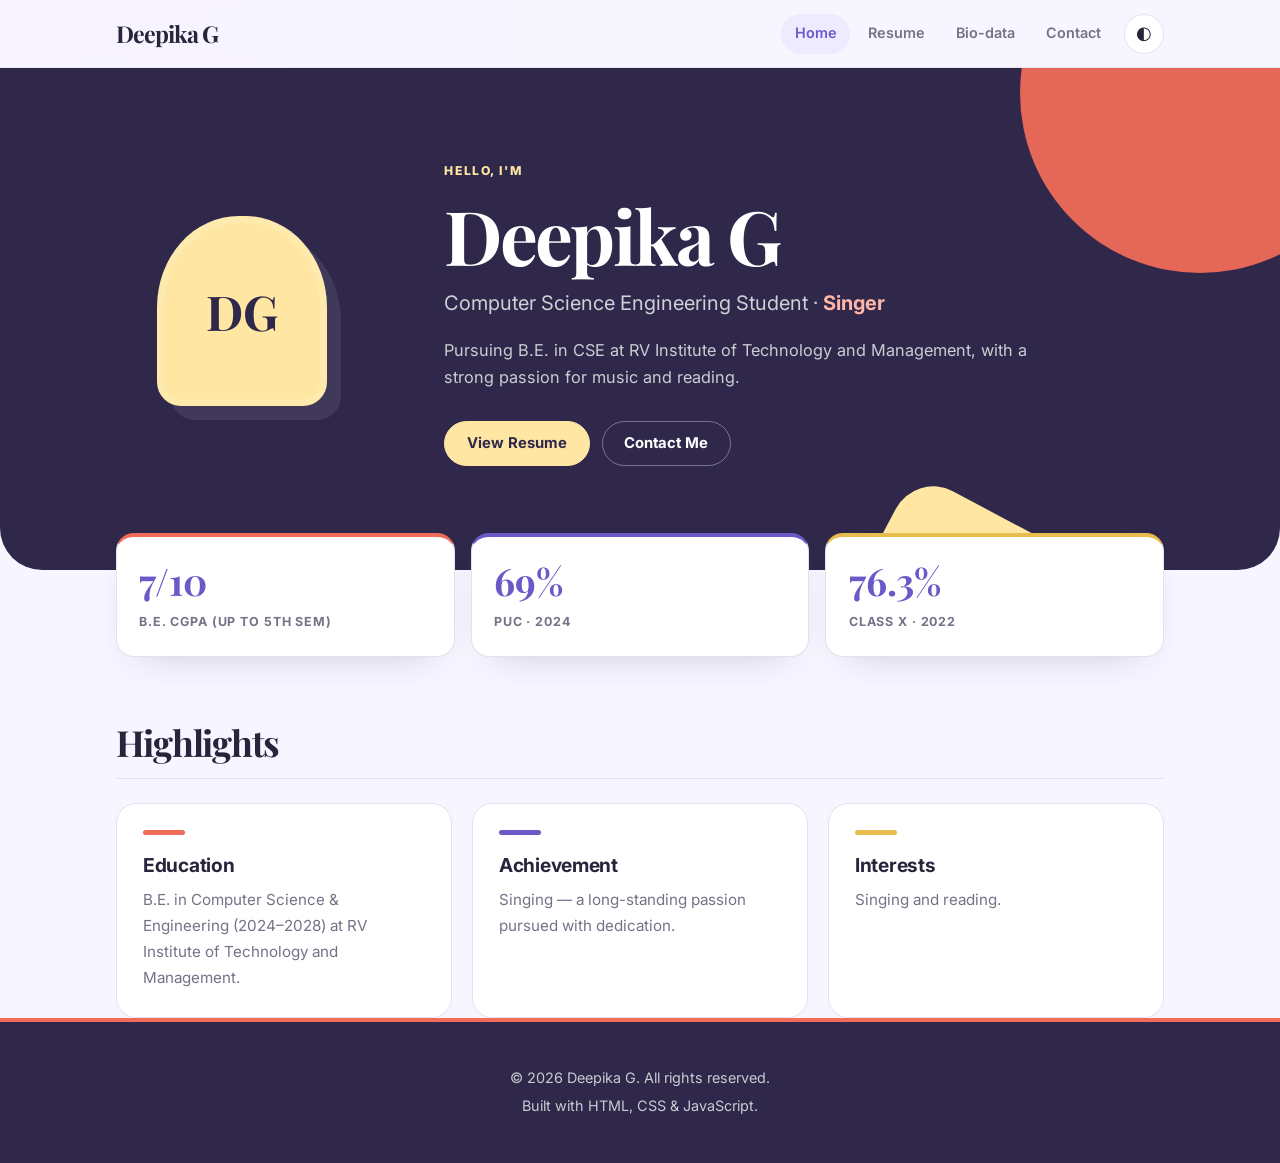
<file: index.html>
<!DOCTYPE html>
<html lang="en">
<head>
<meta charset="UTF-8">
<meta name="viewport" content="width=device-width, initial-scale=1">
<title>Deepika G | Portfolio</title>
<link href="https://fonts.googleapis.com/css2?family=Inter:wght@400;500;600;700&family=Playfair+Display:wght@600;700&display=swap" rel="stylesheet">
<link rel="stylesheet" href="style.css">
</head>
<body>
<header id="top">
  <div class="bar">
    <a class="logo" href="index.html">Deepika G</a>
    <nav>
      <a href="index.html" class="on">Home</a>
      <a href="resume.html">Resume</a>
      <a href="biodata.html">Bio-data</a>
      <a href="contact.html">Contact</a>
      <button id="theme" aria-label="Toggle theme">◐</button>
    </nav>
  </div>
</header>

<section class="hero">
  <div class="wrap hero-in">
    <div class="avatar">DG</div>
    <div>
      <p class="eyebrow">Hello, I'm</p>
      <h1>Deepika G</h1>
      <p class="role">Computer Science Engineering Student &middot; <span id="role">Singer</span></p>
      <p class="lead">Pursuing B.E. in CSE at RV Institute of Technology and Management, with a strong passion for music and reading.</p>
      <a class="btn" href="resume.html">View Resume</a>
      <a class="btn ghost" href="contact.html">Contact Me</a>
    </div>
  </div>
</section>

<main class="wrap">
  <div class="stats">
    <div class="stat reveal"><span class="count" data-to="8" data-suf="/10">0</span><small>B.E. CGPA (up to 5th sem)</small></div>
    <div class="stat reveal"><span class="count" data-to="80" data-suf="%">0</span><small>PUC &middot; 2024</small></div>
    <div class="stat reveal"><span class="count" data-to="88.6" data-dec="1" data-suf="%">0</span><small>Class X &middot; 2022</small></div>
  </div>

  <h2>Highlights</h2>
  <div class="grid">
    <div class="card reveal"><h3>Education</h3><p>B.E. in Computer Science &amp; Engineering (2024&ndash;2028) at RV Institute of Technology and Management.</p></div>
    <div class="card reveal"><h3>Achievement</h3><p>Singing &mdash; a long-standing passion pursued with dedication.</p></div>
    <div class="card reveal"><h3>Interests</h3><p>Singing and reading.</p></div>
  </div>
</main>

<footer>
  <p>&copy; 2026 Deepika G. All rights reserved.</p>
  <p>Built with HTML, CSS &amp; JavaScript.</p>
</footer>
<script src="https://cdnjs.cloudflare.com/ajax/libs/jquery/3.7.1/jquery.min.js"></script>
<script src="script.js"></script>
</body>
</html>
</file>
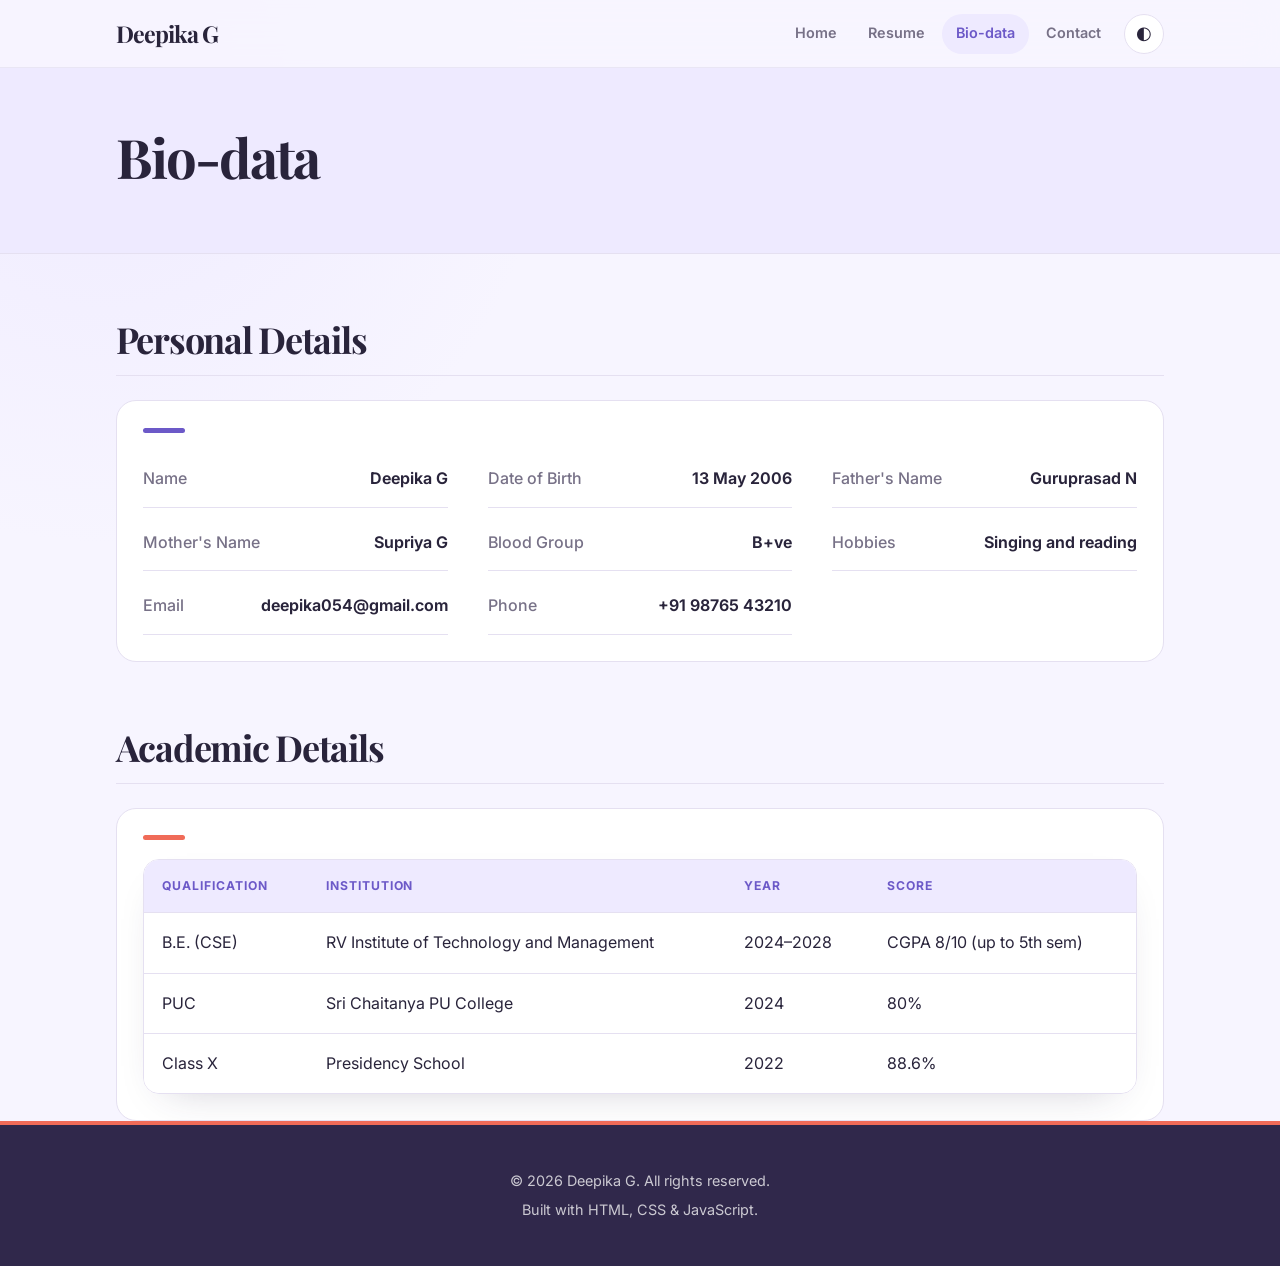
<file: biodata.html>
<!DOCTYPE html>
<html lang="en">
<head>
<meta charset="UTF-8">
<meta name="viewport" content="width=device-width, initial-scale=1">
<title>Bio-data | Deepika G</title>
<link href="https://fonts.googleapis.com/css2?family=Inter:wght@400;500;600;700&family=Playfair+Display:wght@600;700&display=swap" rel="stylesheet">
<link rel="stylesheet" href="style.css">
</head>
<body>
<header id="top">
  <div class="bar">
    <a class="logo" href="index.html">Deepika G</a>
    <nav>
      <a href="index.html">Home</a>
      <a href="resume.html">Resume</a>
      <a href="biodata.html" class="on">Bio-data</a>
      <a href="contact.html">Contact</a>
      <button id="theme" aria-label="Toggle theme">◐</button>
    </nav>
  </div>
</header>

<section class="page-title"><div class="wrap"><h1>Bio-data</h1></div></section>

<main class="wrap">
  <h2>Personal Details</h2>
  <div class="card reveal">
    <dl class="info">
      <div><dt>Name</dt><dd>Deepika G</dd></div>
      <div><dt>Date of Birth</dt><dd>13 May 2006</dd></div>
      <div><dt>Father's Name</dt><dd>Guruprasad N</dd></div>
      <div><dt>Mother's Name</dt><dd>Supriya G</dd></div>
      <div><dt>Blood Group</dt><dd>B+ve</dd></div>
      <div><dt>Hobbies</dt><dd>Singing and reading</dd></div>
      <div><dt>Email</dt><dd>deepika054@gmail.com</dd></div>
      <div><dt>Phone</dt><dd>+91 98765 43210</dd></div>
    </dl>
  </div>

  <h2>Academic Details</h2>
  <div class="card reveal">
    <div class="wide">
      <table>
        <thead><tr><th>Qualification</th><th>Institution</th><th>Year</th><th>Score</th></tr></thead>
        <tbody>
          <tr><td>B.E. (CSE)</td><td>RV Institute of Technology and Management</td><td>2024&ndash;2028</td><td>CGPA 8/10 (up to 5th sem)</td></tr>
          <tr><td>PUC</td><td>Sri Chaitanya PU College</td><td>2024</td><td>80%</td></tr>
          <tr><td>Class X</td><td>Presidency School</td><td>2022</td><td>88.6%</td></tr>
        </tbody>
      </table>
    </div>
  </div>
</main>

<footer>
  <p>&copy; 2026 Deepika G. All rights reserved.</p>
  <p>Built with HTML, CSS &amp; JavaScript.</p>
</footer>
<script src="https://cdnjs.cloudflare.com/ajax/libs/jquery/3.7.1/jquery.min.js"></script>
<script src="script.js"></script>
</body>
</html>
</file>
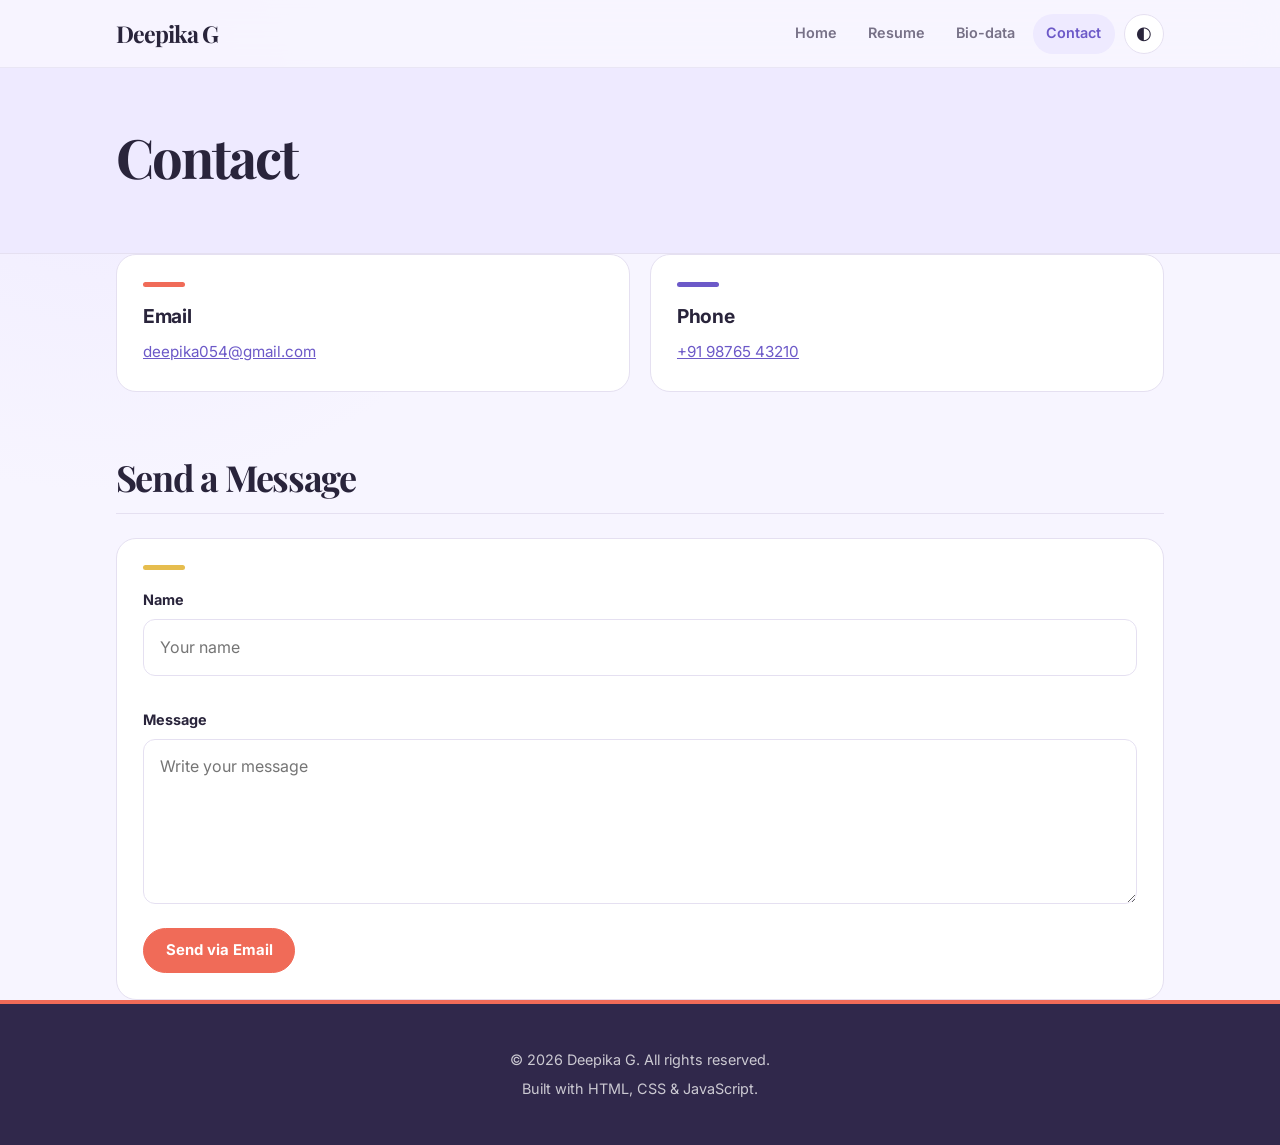
<file: contact.html>
<!DOCTYPE html>
<html lang="en">
<head>
<meta charset="UTF-8">
<meta name="viewport" content="width=device-width, initial-scale=1">
<title>Contact | Deepika G</title>
<link href="https://fonts.googleapis.com/css2?family=Inter:wght@400;500;600;700&family=Playfair+Display:wght@600;700&display=swap" rel="stylesheet">
<link rel="stylesheet" href="style.css">
</head>
<body>
<header id="top">
  <div class="bar">
    <a class="logo" href="index.html">Deepika G</a>
    <nav>
      <a href="index.html">Home</a>
      <a href="resume.html">Resume</a>
      <a href="biodata.html">Bio-data</a>
      <a href="contact.html" class="on">Contact</a>
      <button id="theme" aria-label="Toggle theme">◐</button>
    </nav>
  </div>
</header>

<section class="page-title"><div class="wrap"><h1>Contact</h1></div></section>

<main class="wrap">
  <div class="grid">
    <div class="card reveal"><h3>Email</h3><p><a href="mailto:deepika054@gmail.com">deepika054@gmail.com</a></p></div>
    <div class="card reveal"><h3>Phone</h3><p><a href="tel:+919876543210">+91 98765 43210</a></p></div>
  </div>

  <h2>Send a Message</h2>
  <div class="card reveal">
    <label for="n">Name</label>
    <input id="n" placeholder="Your name">
    <label for="m">Message</label>
    <textarea id="m" rows="5" placeholder="Write your message"></textarea>
    <button class="btn" id="send">Send via Email</button>
    <span id="msg"></span>
  </div>
</main>

<footer>
  <p>&copy; 2026 Deepika G. All rights reserved.</p>
  <p>Built with HTML, CSS &amp; JavaScript.</p>
</footer>
<script src="https://cdnjs.cloudflare.com/ajax/libs/jquery/3.7.1/jquery.min.js"></script>
<script src="script.js"></script>
</body>
</html>
</file>
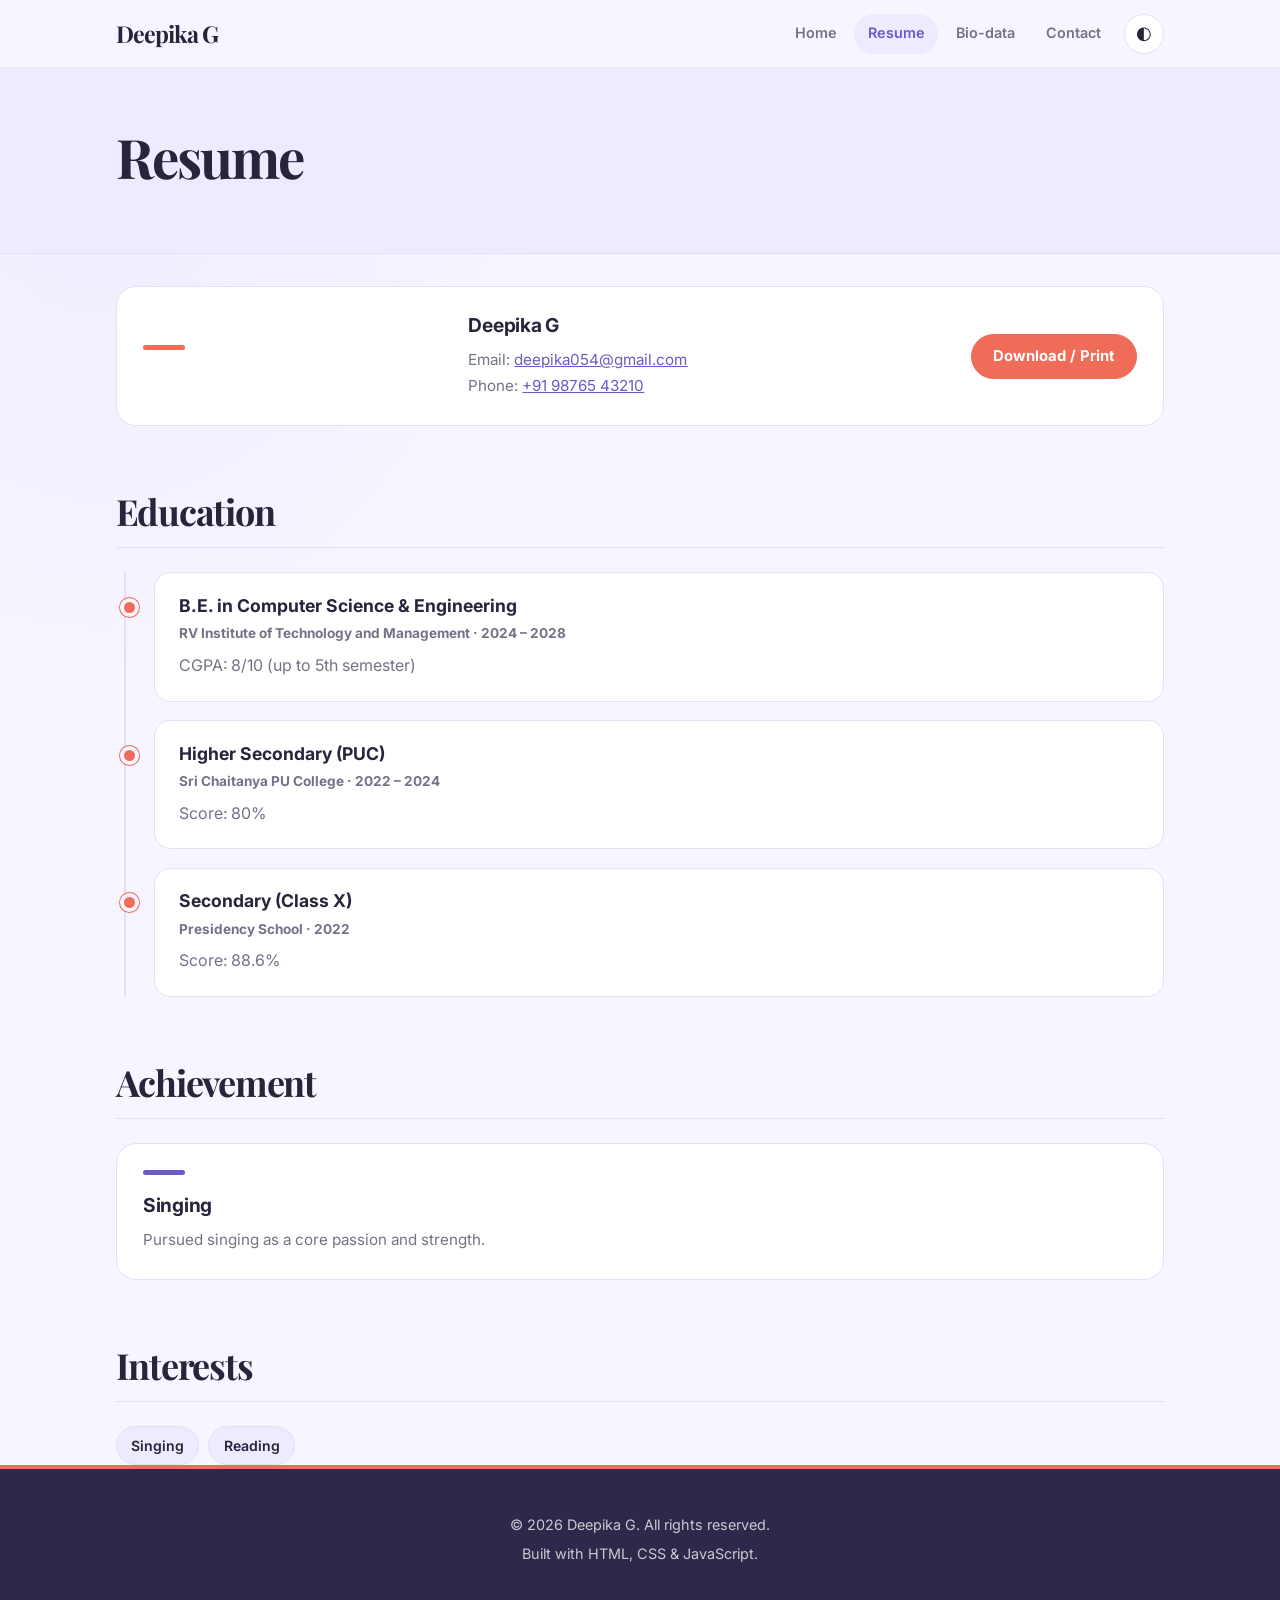
<file: resume.html>
<!DOCTYPE html>
<html lang="en">
<head>
<meta charset="UTF-8">
<meta name="viewport" content="width=device-width, initial-scale=1">
<title>Resume | Deepika G</title>
<link href="https://fonts.googleapis.com/css2?family=Inter:wght@400;500;600;700&family=Playfair+Display:wght@600;700&display=swap" rel="stylesheet">
<link rel="stylesheet" href="style.css">
</head>
<body>
<header id="top">
  <div class="bar">
    <a class="logo" href="index.html">Deepika G</a>
    <nav>
      <a href="index.html">Home</a>
      <a href="resume.html" class="on">Resume</a>
      <a href="biodata.html">Bio-data</a>
      <a href="contact.html">Contact</a>
      <button id="theme" aria-label="Toggle theme">◐</button>
    </nav>
  </div>
</header>

<section class="page-title"><div class="wrap"><h1>Resume</h1></div></section>

<main class="wrap">
  <div class="card reveal head-card">
    <div>
      <h3>Deepika G</h3>
      <p>Email: <a href="mailto:deepika054@gmail.com">deepika054@gmail.com</a><br>
         Phone: <a href="tel:+919876543210">+91 98765 43210</a></p>
    </div>
    <button class="btn" onclick="window.print()">Download / Print</button>
  </div>

  <h2>Education</h2>
  <div class="timeline">
    <div class="tl reveal">
      <h3>B.E. in Computer Science &amp; Engineering</h3>
      <p class="meta">RV Institute of Technology and Management &middot; 2024 &ndash; 2028</p>
      <p>CGPA: 8/10 (up to 5th semester)</p>
    </div>
    <div class="tl reveal">
      <h3>Higher Secondary (PUC)</h3>
      <p class="meta">Sri Chaitanya PU College &middot; 2022 &ndash; 2024</p>
      <p>Score: 80%</p>
    </div>
    <div class="tl reveal">
      <h3>Secondary (Class X)</h3>
      <p class="meta">Presidency School &middot; 2022</p>
      <p>Score: 88.6%</p>
    </div>
  </div>

  <h2>Achievement</h2>
  <div class="card reveal"><h3>Singing</h3><p>Pursued singing as a core passion and strength.</p></div>

  <h2>Interests</h2>
  <div class="chips reveal"><span>Singing</span><span>Reading</span></div>
</main>

<footer>
  <p>&copy; 2026 Deepika G. All rights reserved.</p>
  <p>Built with HTML, CSS &amp; JavaScript.</p>
</footer>
<script src="https://cdnjs.cloudflare.com/ajax/libs/jquery/3.7.1/jquery.min.js"></script>
<script src="script.js"></script>
</body>
</html>
</file>
<file: style.css>
/* =========================================================
   PERSONAL PORTFOLIO | Lilac, coral & butter
   Keeps the existing HTML class names and JavaScript hooks.
   ========================================================= */

:root {
  --bg: #f7f5ff;
  --card: #ffffff;
  --ink: #29243b;
  --mute: #777187;
  --navy: #30284b;
  --acc: #f06b58;
  --acc2: #6c59c8;
  --accent-light: #eeeaff;
  --line: #e5e0f1;
  --shadow: 0 16px 40px -24px rgba(48, 40, 75, .28);
  --butter: #ffe7a3;
  --mint: #d8f2e7;
}

body.dark {
  --bg: #191625;
  --card: #242033;
  --ink: #f6f1ff;
  --mute: #b6aecb;
  --navy: #302744;
  --acc: #ff8874;
  --acc2: #b5a4ff;
  --accent-light: #302943;
  --line: #3b344d;
  --shadow: 0 18px 45px -24px rgba(0, 0, 0, .7);
  --butter: #51432d;
  --mint: #263f38;
}

* { box-sizing: border-box; }

html {
  scroll-behavior: smooth;
  scroll-padding-top: 90px;
}

body {
  margin: 0;
  font: 400 16px/1.7 'Inter', Arial, sans-serif;
  background:
    radial-gradient(ellipse at 8% 8%, rgba(220, 211, 255, .28), transparent 28rem),
    var(--bg);
  color: var(--ink);
  transition: background .3s ease, color .3s ease;
}

h1, h2, h3 {
  margin: 0;
  line-height: 1.2;
  color: var(--ink);
}

h1, h2 {
  font-family: 'Playfair Display', Georgia, serif;
  font-weight: 700;
  letter-spacing: -.035em;
}

a { color: var(--acc2); }

.wrap {
  width: min(1100px, 100%);
  margin: auto;
  padding: 0 1.6rem;
}

/* Header: light, airy, pill-shaped navigation */
header {
  position: sticky;
  top: 0;
  z-index: 20;
  background: color-mix(in srgb, var(--bg) 88%, transparent);
  backdrop-filter: blur(16px);
  border-bottom: 1px solid color-mix(in srgb, var(--line) 75%, transparent);
  transition: box-shadow .3s ease, background .3s ease;
}

header.scrolled {
  background: color-mix(in srgb, var(--card) 92%, transparent);
  box-shadow: 0 6px 24px rgba(48, 40, 75, .06);
}

.bar {
  max-width: 1100px;
  margin: auto;
  padding: .85rem 1.6rem;
  display: flex;
  align-items: center;
  justify-content: space-between;
  gap: 1rem;
}

.logo {
  font-family: 'Playfair Display', Georgia, serif;
  font-weight: 700;
  font-size: 1.45rem;
  color: var(--ink);
  text-decoration: none;
  letter-spacing: -.04em;
}

nav {
  display: flex;
  align-items: center;
  justify-content: center;
  gap: .25rem;
}

nav a {
  text-decoration: none;
  color: var(--mute);
  font-weight: 600;
  padding: .48rem .85rem;
  border-radius: 999px;
  font-size: .9rem;
  transition: color .2s ease, background .2s ease;
}

nav a:hover {
  color: var(--ink);
  background: var(--accent-light);
}

nav a.on {
  color: var(--acc2);
  background: var(--accent-light);
}

#theme {
  border: 1px solid var(--line);
  background: var(--card);
  color: var(--ink);
  width: 40px;
  height: 40px;
  border-radius: 50%;
  cursor: pointer;
  font-size: 1.1rem;
  margin-left: .35rem;
  display: inline-flex;
  align-items: center;
  justify-content: center;
  transition: border-color .2s ease, transform .2s ease;
}

#theme:hover {
  border-color: var(--acc);
  transform: rotate(12deg);
}

/* Hero: two-column editorial layout with a playful colour panel */
.hero {
  position: relative;
  overflow: hidden;
  padding: 5.5rem 0 6.5rem;
  color: #fff;
  background: var(--navy);
  border-radius: 0 0 42px 42px;
}

.hero::before {
  content: "";
  position: absolute;
  width: 360px;
  height: 360px;
  right: -100px;
  top: -155px;
  border-radius: 50%;
  background: var(--acc);
  opacity: .95;
}

.hero::after {
  content: "";
  position: absolute;
  width: 190px;
  height: 190px;
  right: 18%;
  bottom: -125px;
  border-radius: 42px;
  transform: rotate(28deg);
  background: var(--butter);
}

.hero-in {
  position: relative;
  z-index: 1;
  display: grid;
  grid-template-columns: minmax(150px, .7fr) 2fr;
  gap: clamp(2rem, 6vw, 5rem);
  align-items: center;
}

.avatar {
  width: 170px;
  height: 190px;
  border-radius: 48% 48% 24px 24px;
  display: grid;
  place-items: center;
  font: 700 3rem 'Playfair Display', Georgia, serif;
  background: var(--butter);
  border: 7px solid rgba(255, 255, 255, .12);
  color: var(--navy);
  box-shadow: 14px 14px 0 rgba(255, 255, 255, .08);
  flex-shrink: 0;
  margin: 0 auto;
}

.eyebrow {
  display: inline-block;
  margin: 0 0 .8rem;
  color: var(--butter);
  letter-spacing: .13em;
  text-transform: uppercase;
  font-size: .76rem;
  font-weight: 800;
}

.hero h1 {
  max-width: 760px;
  font-size: clamp(2.7rem, 6vw, 4.7rem);
  color: #fff;
  margin: 0 0 .65rem;
  line-height: 1.08;
}

.role {
  font-size: clamp(1.05rem, 2vw, 1.25rem);
  margin: 0 0 1rem;
  color: rgba(255, 255, 255, .78);
}

#role {
  color: #ffb5a8;
  font-weight: 700;
}

.lead {
  max-width: 39em;
  color: rgba(255, 255, 255, .76);
  margin-bottom: 1.8rem;
  font-size: 1.02rem;
}

/* Buttons */
.btn {
  display: inline-flex;
  align-items: center;
  justify-content: center;
  gap: .45rem;
  background: var(--acc);
  color: #fff;
  border: 1px solid var(--acc);
  padding: .78rem 1.35rem;
  border-radius: 999px;
  font: 700 .93rem 'Inter', Arial, sans-serif;
  text-decoration: none;
  cursor: pointer;
  margin-right: .5rem;
  transition: transform .2s ease, box-shadow .2s ease, background .2s ease;
}

.btn:hover {
  transform: translateY(-3px);
  box-shadow: 0 9px 20px rgba(240, 107, 88, .22);
  background: color-mix(in srgb, var(--acc) 88%, #000);
}

.hero .btn {
  background: var(--butter);
  color: var(--navy);
  border-color: var(--butter);
}

.hero .btn:hover {
  background: #fff0c5;
  box-shadow: 0 9px 22px rgba(0, 0, 0, .15);
}

.hero .btn.ghost {
  background: transparent;
  color: #fff;
  border-color: rgba(255, 255, 255, .35);
}

.hero .btn.ghost:hover {
  background: rgba(255, 255, 255, .1);
  border-color: rgba(255, 255, 255, .7);
}

/* Page title */
.page-title {
  background: var(--accent-light);
  border-bottom: 1px solid var(--line);
  color: var(--ink);
  padding: 3.5rem 0 4rem;
  position: relative;
}

.page-title h1 {
  font-size: clamp(2.2rem, 5vw, 3.4rem);
  max-width: 760px;
}

/* Stats: overlapping mini-panels */
.stats {
  display: grid;
  grid-template-columns: repeat(auto-fit, minmax(170px, 1fr));
  gap: 1rem;
  margin-top: -2.3rem;
  position: relative;
  z-index: 5;
}

.stat {
  background: var(--card);
  border: 1px solid var(--line);
  border-radius: 18px;
  padding: 1.35rem 1.4rem;
  text-align: left;
  box-shadow: var(--shadow);
  transition: transform .22s ease, border-color .22s ease;
}

.stat:nth-child(3n + 1) { border-top: 4px solid var(--acc); }
.stat:nth-child(3n + 2) { border-top: 4px solid var(--acc2); }
.stat:nth-child(3n + 3) { border-top: 4px solid #e6bd4e; }

.stat:hover {
  transform: translateY(-5px);
  border-color: var(--acc2);
}

.stat span {
  display: block;
  font: 700 2.35rem/1.15 'Playfair Display', Georgia, serif;
  color: var(--acc2);
  margin-bottom: .35rem;
}

.stat small {
  color: var(--mute);
  font-size: .78rem;
  font-weight: 700;
  text-transform: uppercase;
  letter-spacing: .07em;
}

/* Sections */
main { padding-bottom: 5rem; }

h2 {
  font-size: clamp(1.8rem, 3vw, 2.25rem);
  margin: 4rem 0 1.5rem;
  padding-bottom: .85rem;
  border-bottom: 1px solid var(--line);
  display: flex;
  align-items: center;
  justify-content: space-between;
  gap: 1rem;
}

.grid {
  display: grid;
  grid-template-columns: repeat(auto-fit, minmax(260px, 1fr));
  gap: 1.2rem;
}

.card {
  position: relative;
  overflow: hidden;
  background: var(--card);
  border: 1px solid var(--line);
  border-radius: 20px;
  padding: 1.65rem;
  transition: border-color .22s ease, transform .22s ease, box-shadow .22s ease;
}

.card::before {
  content: "";
  display: block;
  width: 42px;
  height: 5px;
  border-radius: 99px;
  background: var(--acc);
  margin-bottom: 1.15rem;
}

.card:nth-child(3n + 2)::before { background: var(--acc2); }
.card:nth-child(3n + 3)::before { background: #e6bd4e; }

.card:hover {
  transform: translateY(-5px);
  box-shadow: var(--shadow);
  border-color: color-mix(in srgb, var(--acc2) 50%, var(--line));
}

.card h3 {
  margin-bottom: .65rem;
  font-size: 1.2rem;
  letter-spacing: -.015em;
  color: var(--ink);
}

.card p {
  margin: 0;
  color: var(--mute);
  font-size: .95rem;
}

.head-card {
  display: flex;
  justify-content: space-between;
  align-items: center;
  flex-wrap: wrap;
  gap: 1rem;
  margin-top: 2rem;
}

.head-card .btn { margin: 0; }

/* Timeline */
.timeline {
  border-left: 2px solid var(--line);
  margin-left: .55rem;
  padding-left: 1.7rem;
  display: flex;
  flex-direction: column;
  gap: 1.15rem;
}

.tl {
  position: relative;
  background: var(--card);
  border: 1px solid var(--line);
  border-radius: 16px;
  padding: 1.35rem 1.5rem;
  transition: border-color .2s ease, transform .2s ease;
}

.tl:hover {
  border-color: var(--acc2);
  transform: translateX(3px);
}

.tl::before {
  content: "";
  position: absolute;
  left: -2.18rem;
  top: 1.55rem;
  width: 11px;
  height: 11px;
  border-radius: 50%;
  background: var(--acc);
  border: 4px solid var(--bg);
  box-shadow: 0 0 0 1px var(--acc);
}

.tl h3 {
  font-size: 1.1rem;
  color: var(--ink);
}

.tl p {
  margin: .4rem 0 0;
  color: var(--mute);
}

.meta {
  color: var(--acc2);
  font-size: .85rem;
  font-weight: 700;
  margin-bottom: .25rem;
}

/* Skill tags */
.chips {
  display: flex;
  flex-wrap: wrap;
  gap: .55rem;
}

.chips span {
  display: inline-block;
  background: var(--accent-light);
  color: var(--ink);
  border: 1px solid var(--line);
  padding: .42rem .9rem;
  border-radius: 999px;
  font-weight: 600;
  font-size: .88rem;
  transition: background .2s ease, transform .2s ease;
}

.chips span:hover {
  background: var(--mint);
  transform: translateY(-2px);
}

/* Bio-data */
.info {
  margin: 0;
  display: grid;
  grid-template-columns: repeat(auto-fit, minmax(260px, 1fr));
  gap: .4rem 2.5rem;
}

.info div {
  display: flex;
  justify-content: space-between;
  gap: 1rem;
  padding: .9rem 0;
  border-bottom: 1px solid var(--line);
}

.info dt { color: var(--mute); font-weight: 500; }

.info dd {
  margin: 0;
  font-weight: 650;
  text-align: right;
  color: var(--ink);
}

.wide {
  overflow-x: auto;
  border: 1px solid var(--line);
  border-radius: 16px;
  box-shadow: var(--shadow);
}

table {
  width: 100%;
  border-collapse: collapse;
  min-width: 560px;
  background: var(--card);
}

th, td {
  text-align: left;
  padding: 1rem 1.15rem;
  border-bottom: 1px solid var(--line);
}

th {
  color: var(--acc2);
  font-size: .76rem;
  text-transform: uppercase;
  letter-spacing: .08em;
  background: var(--accent-light);
}

tbody tr:last-child td { border-bottom: none; }
tbody tr:hover { background: var(--accent-light); }

/* Contact form */
label {
  display: block;
  font-weight: 700;
  margin-top: 1rem;
  font-size: .9rem;
}

input, textarea {
  width: 100%;
  padding: .85rem 1rem;
  margin: .4rem 0 1rem;
  border: 1px solid var(--line);
  border-radius: 12px;
  font: inherit;
  background: var(--card);
  color: var(--ink);
  transition: border-color .2s ease, box-shadow .2s ease;
}

input:focus, textarea:focus {
  outline: none;
  border-color: var(--acc2);
  box-shadow: 0 0 0 4px color-mix(in srgb, var(--acc2) 14%, transparent);
}

textarea {
  min-height: 130px;
  resize: vertical;
}

#msg { color: var(--mute); font-size: .9rem; }

/* Footer */
footer {
  position: relative;
  background: var(--navy);
  color: rgba(255, 255, 255, .75);
  text-align: center;
  padding: 2.5rem 1rem;
  font-size: .9rem;
  border-top: 4px solid var(--acc);
}

footer p { margin: .25rem 0; }

/* Scroll reveal */
.reveal {
  opacity: 0;
  transform: translateY(18px);
  transition: opacity .55s ease, transform .55s ease;
}

.reveal.in {
  opacity: 1;
  transform: none;
}

/* Tablet and mobile */
@media (max-width: 760px) {
  .bar { padding: .8rem 1rem; }
  nav { gap: .1rem; }
  nav a { padding: .45rem .55rem; font-size: .83rem; }
  .hero { padding: 4rem 0 5rem; }
  .hero-in { grid-template-columns: 125px 1fr; gap: 1.5rem; }
  .avatar { width: 120px; height: 145px; font-size: 2.3rem; }
  .hero::before { right: -190px; }
}

@media (max-width: 560px) {
  .wrap { padding: 0 1.1rem; }
  .bar { flex-wrap: wrap; justify-content: space-between; }
  nav { order: 3; width: 100%; overflow-x: auto; justify-content: flex-start; padding: .2rem 0; }
  nav a { white-space: nowrap; }
  #theme { margin-left: auto; }
  .hero { padding: 3.2rem 0 4.3rem; border-radius: 0 0 28px 28px; }
  .hero-in { grid-template-columns: 1fr; gap: 1.6rem; }
  .avatar { width: 100px; height: 110px; font-size: 2rem; margin: 0; border-radius: 28px; }
  .hero h1 { font-size: clamp(2.5rem, 12vw, 3.5rem); }
  .lead { font-size: .98rem; }
  .stats { grid-template-columns: repeat(2, minmax(0, 1fr)); gap: .7rem; margin-top: -1.7rem; }
  .stat { padding: 1rem; border-radius: 14px; }
  .stat span { font-size: 1.9rem; }
  .stat small { font-size: .69rem; }
  h2 { margin-top: 3rem; }
  .grid { grid-template-columns: 1fr; }
  .card { padding: 1.35rem; }
  .info { grid-template-columns: 1fr; }
  .info div { align-items: flex-start; }
  .info dd { overflow-wrap: anywhere; }
  .page-title { padding: 2.7rem 0 3.2rem; }
}

@media (prefers-reduced-motion: reduce) {
  *, *::before, *::after {
    scroll-behavior: auto !important;
    transition-duration: .01ms !important;
    animation-duration: .01ms !important;
  }
}

/* Print */
@media print {
  header, footer, .btn, #theme, .page-title { display: none; }
  body { background: #fff; color: #000; }
  .reveal { opacity: 1; transform: none; }
  .hero { background: #fff; color: #000; padding: 1rem 0; }
  .hero h1, .role, .lead { color: #000; }
}
</file>
